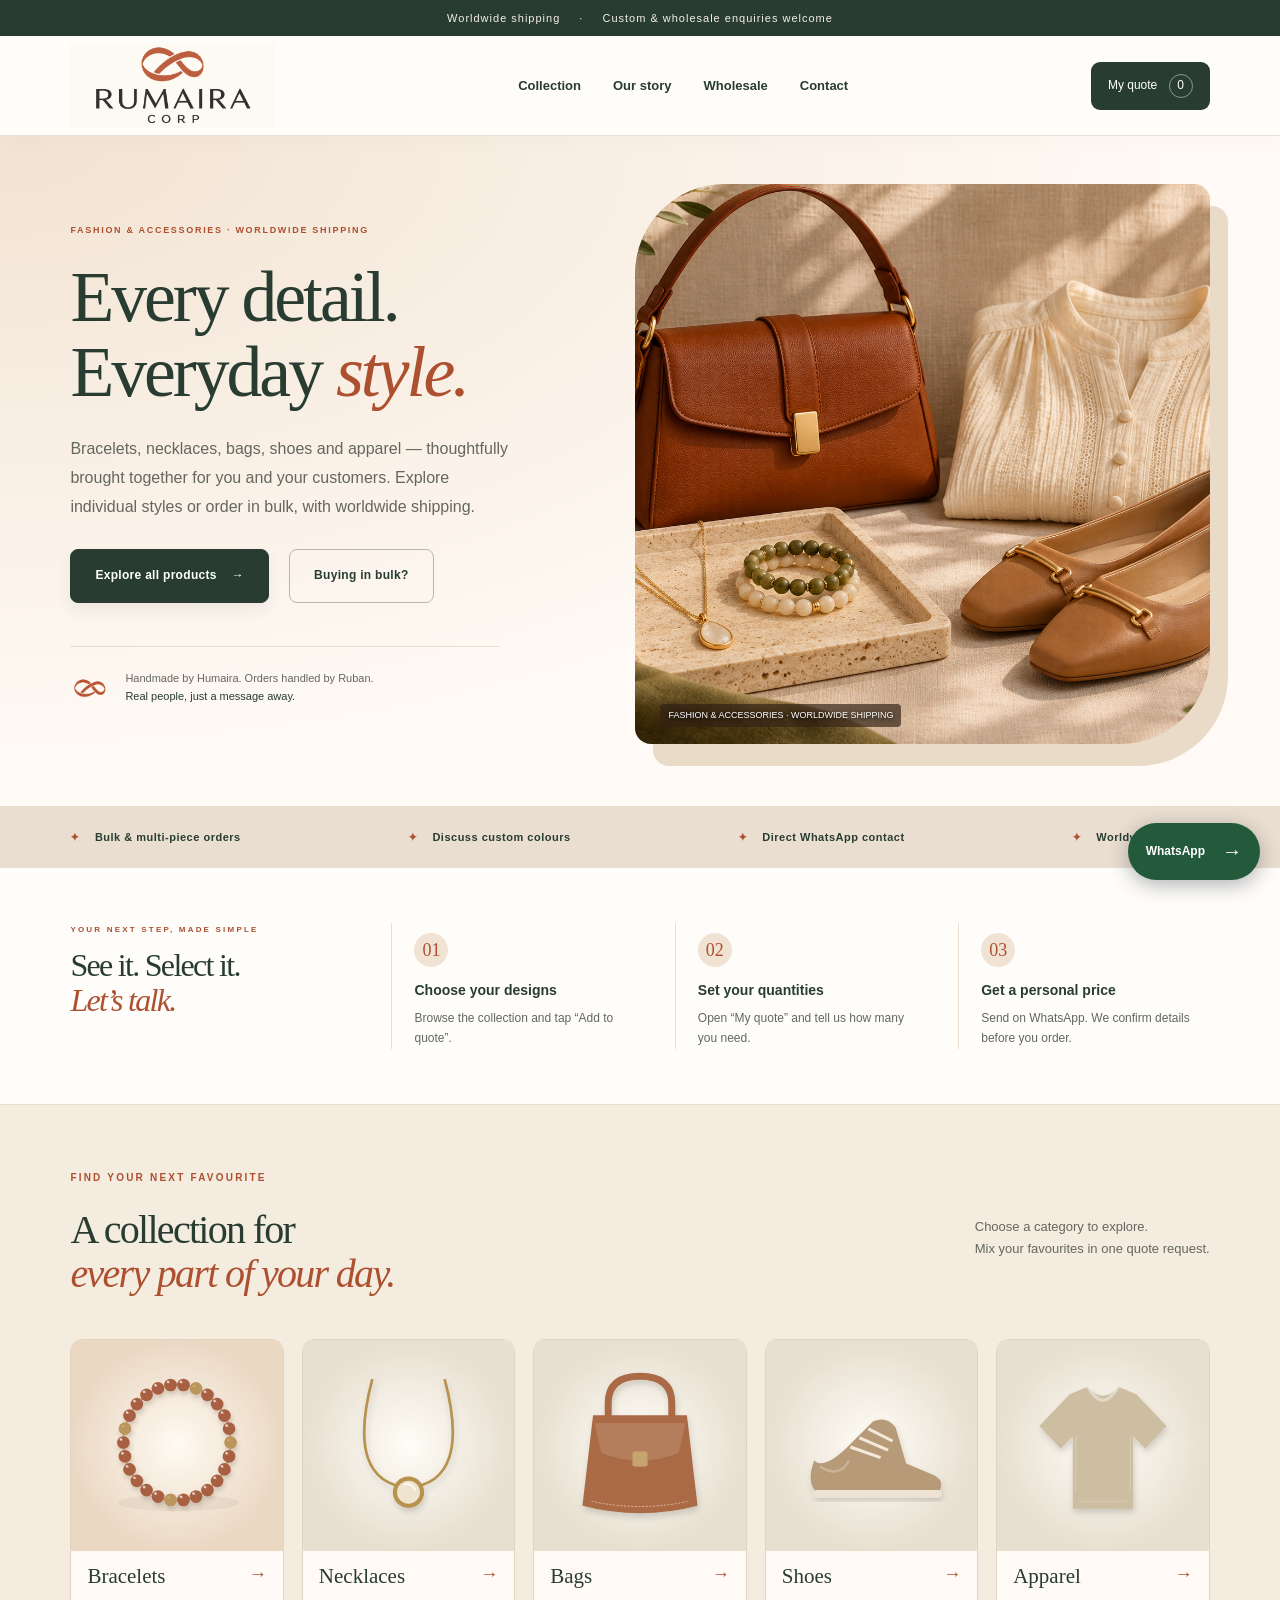
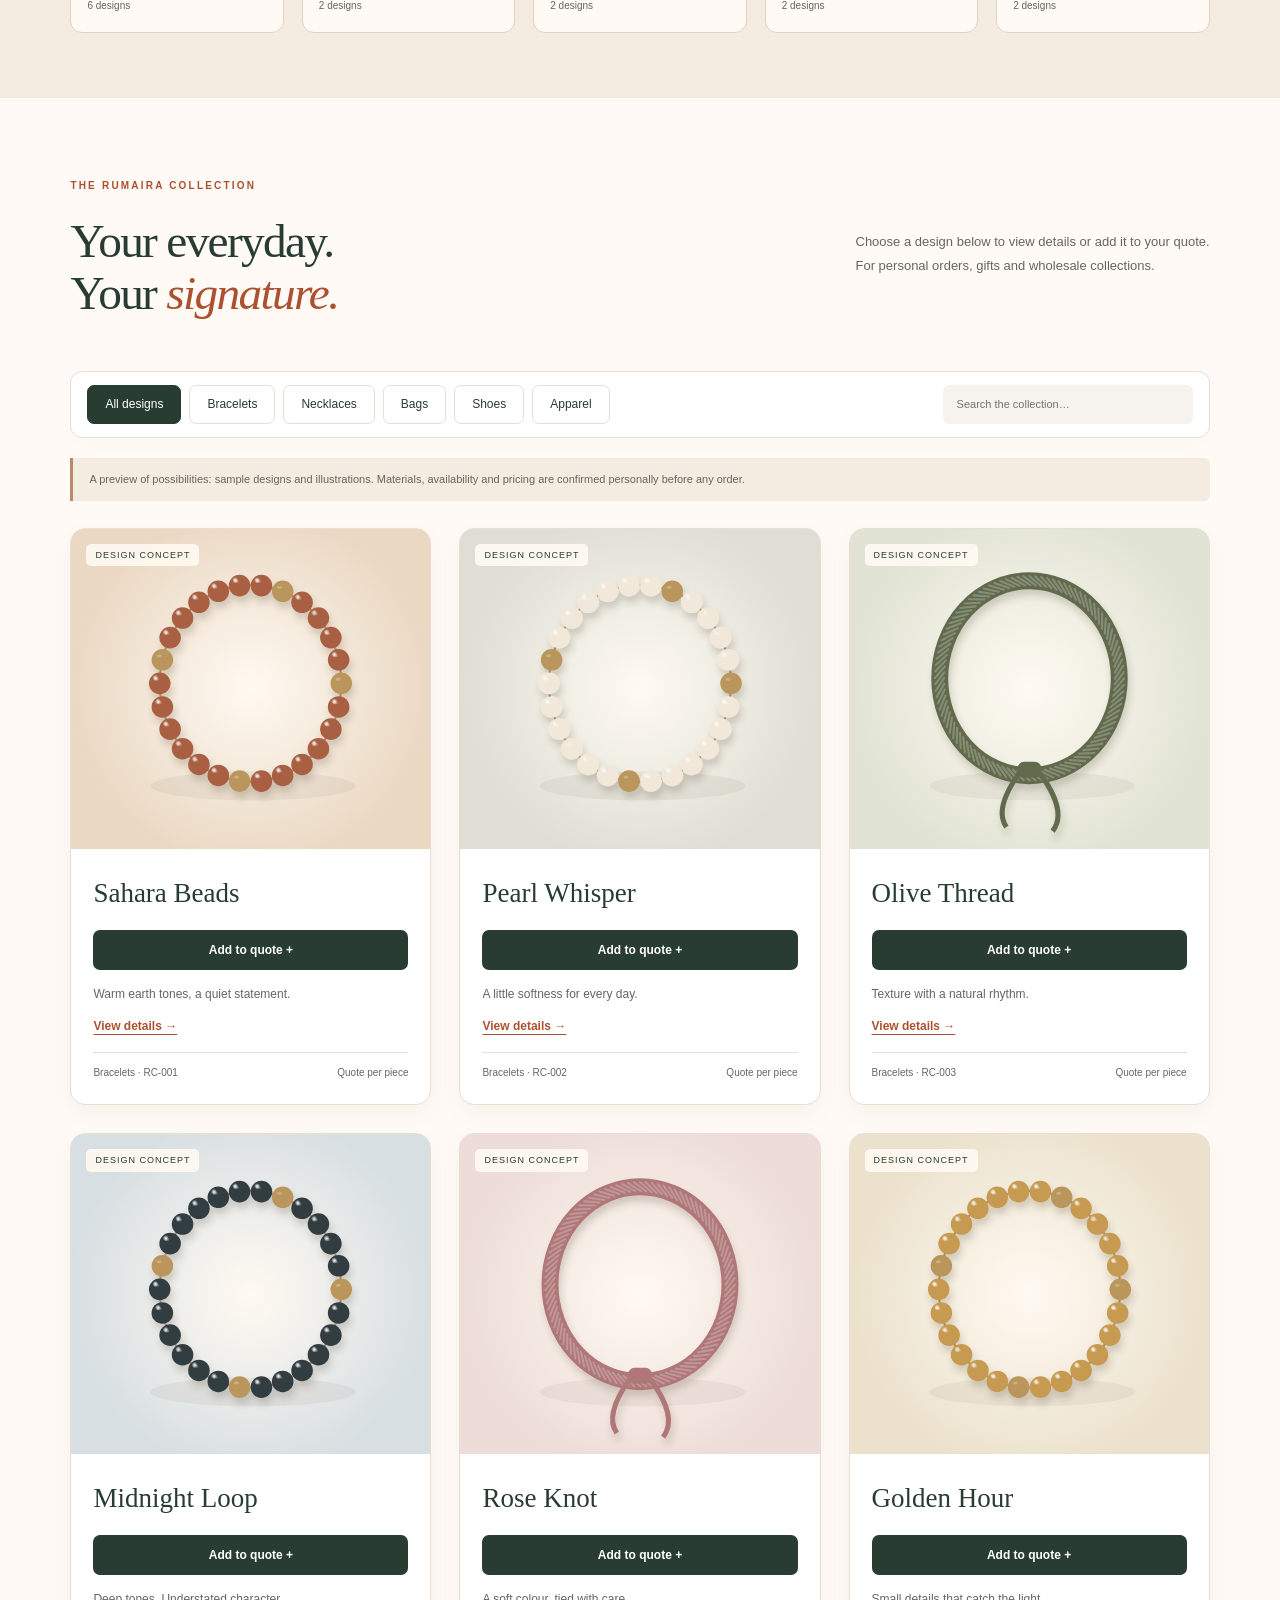
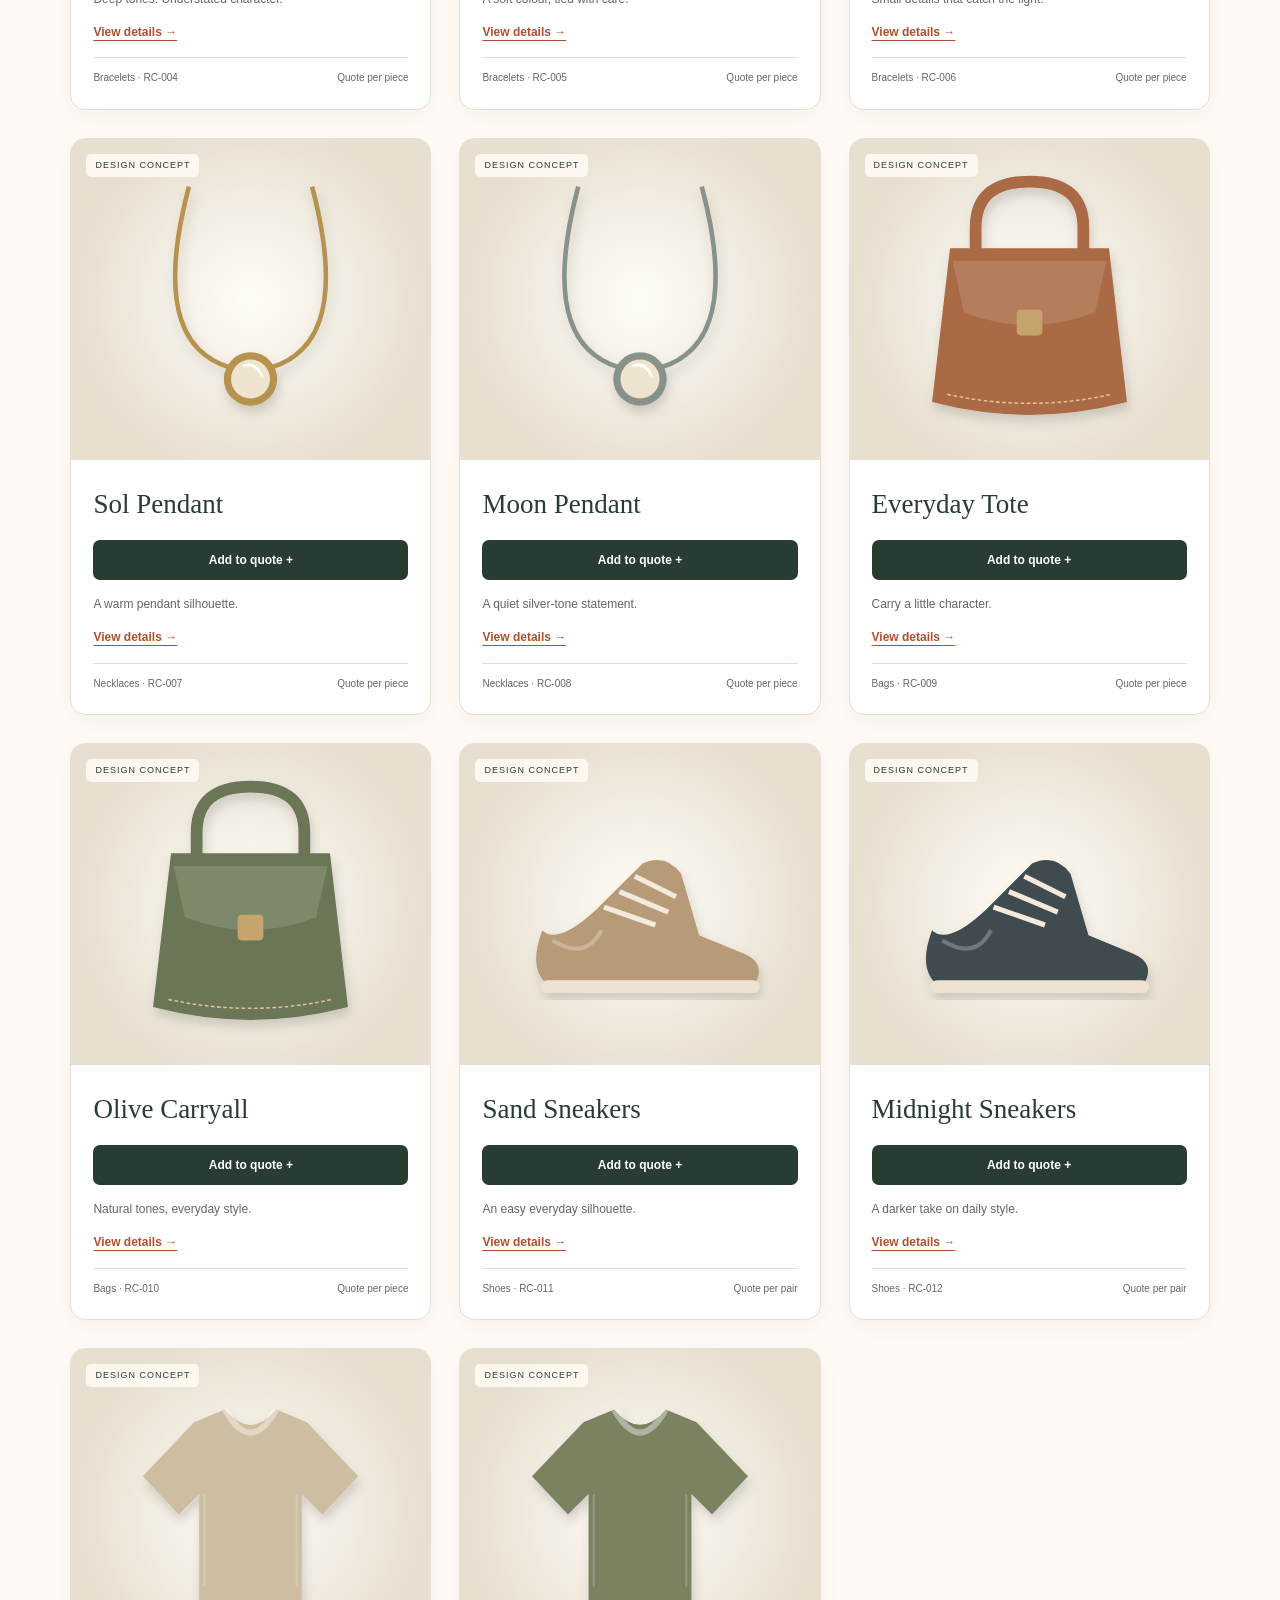
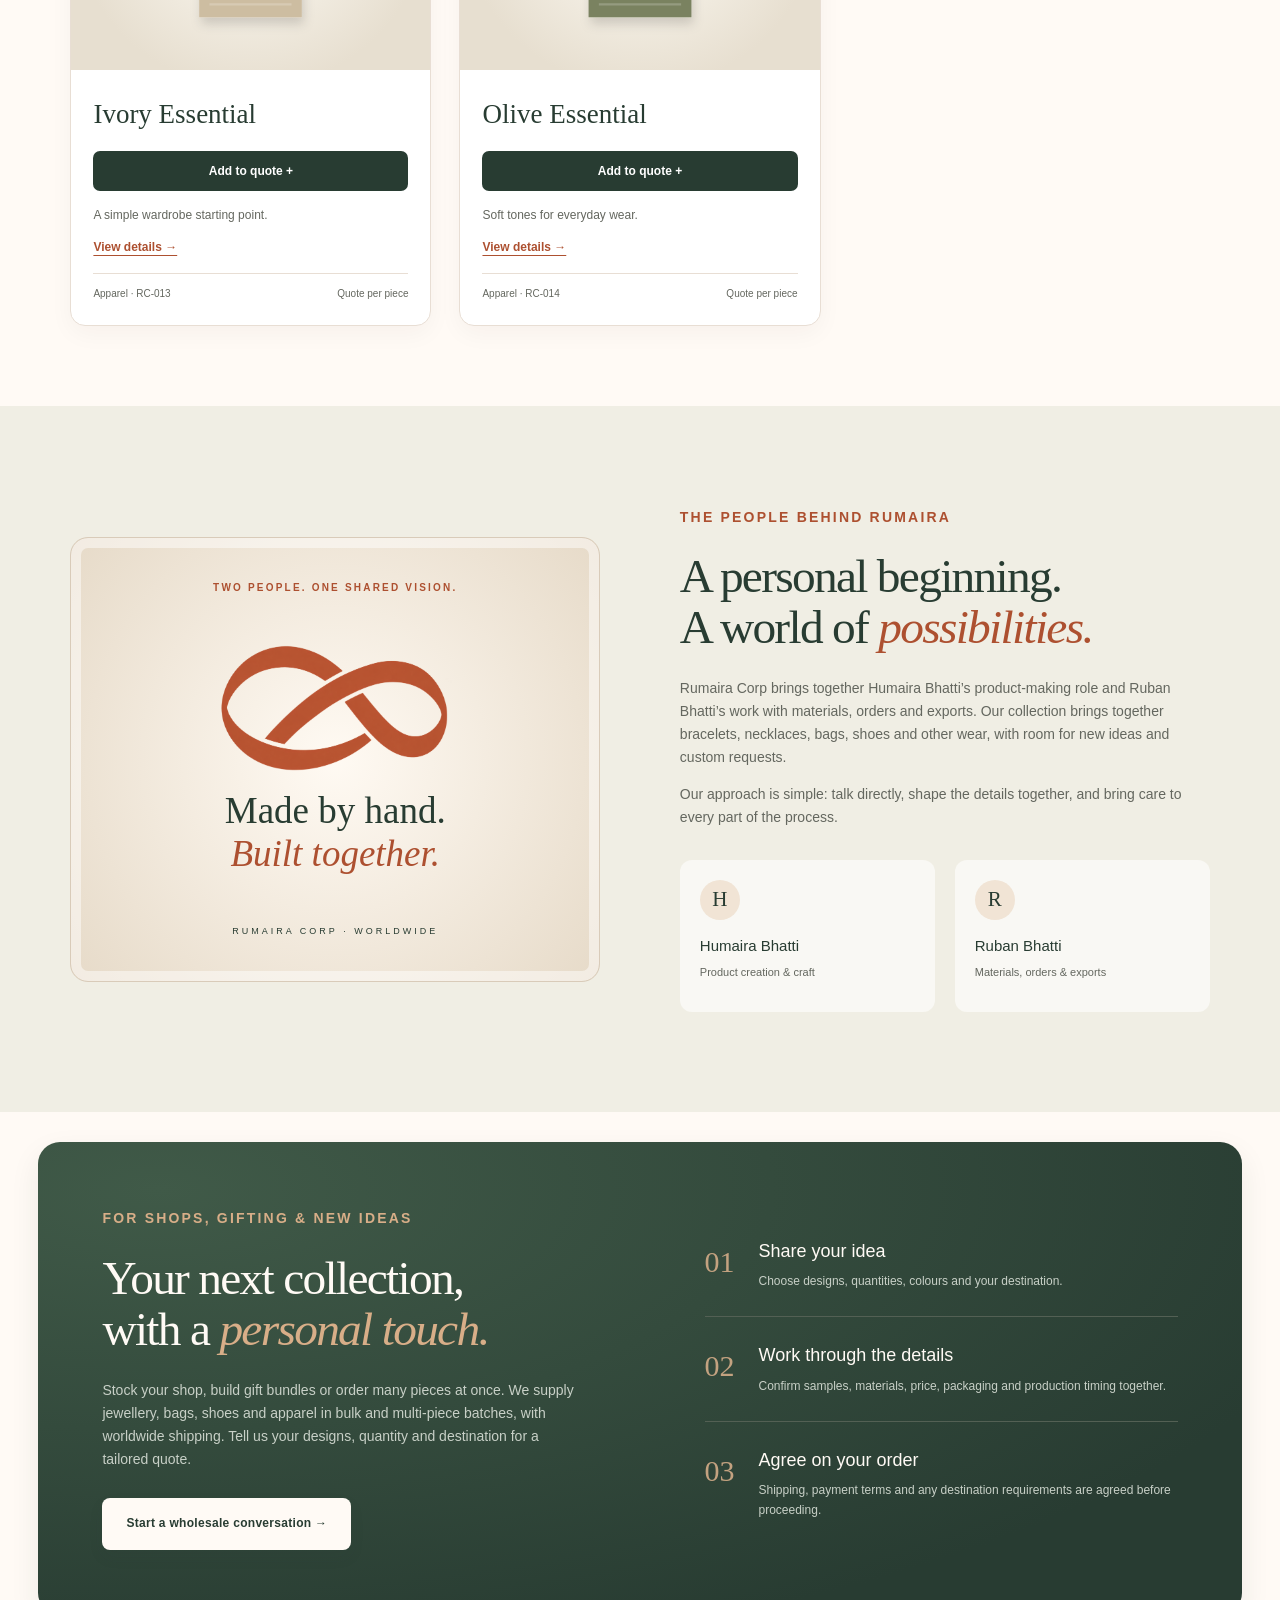
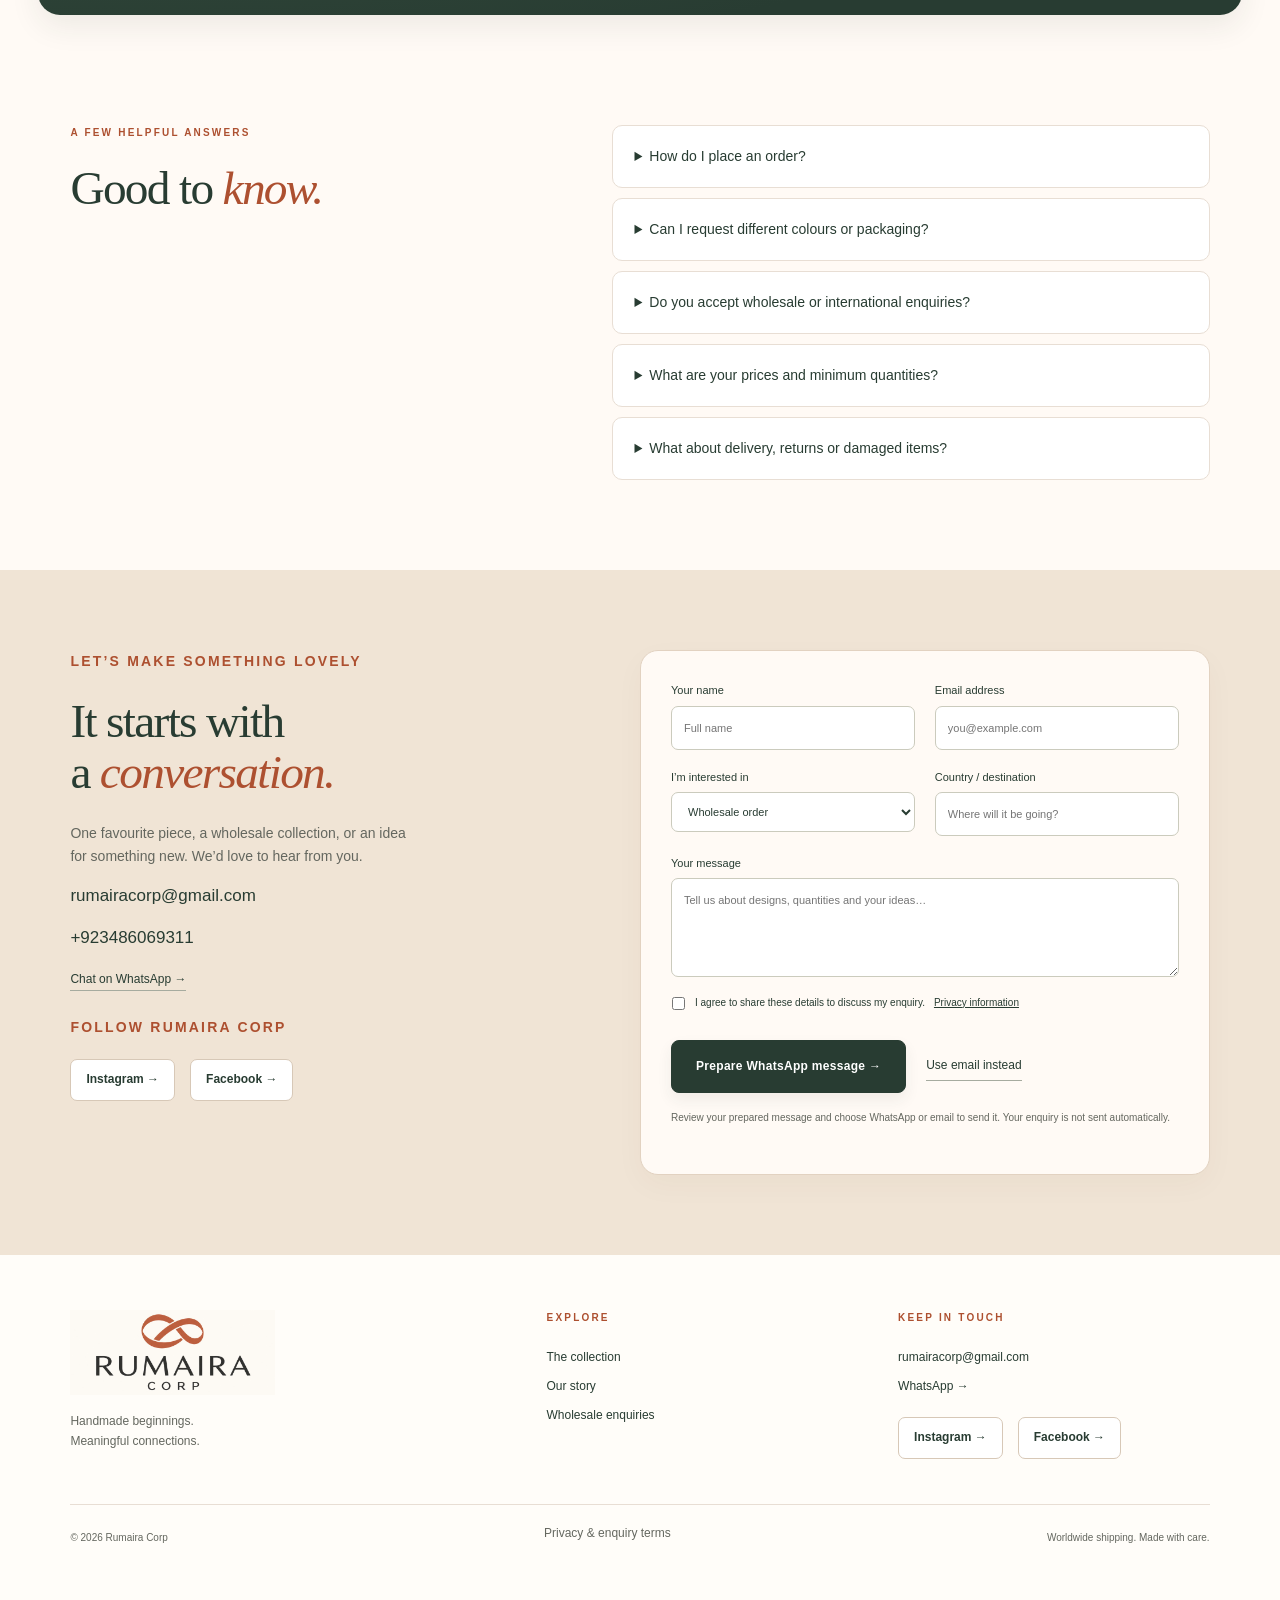
<file: index.html>
<!doctype html>
<html lang="en"><head><meta charset="utf-8"><meta name="viewport" content="width=device-width, initial-scale=1"><meta name="theme-color" content="#f7f4ec"><meta name="description" content="Discover Rumaira Corp: bracelets, necklaces, bags, shoes and apparel; bulk collections and worldwide shipping. Explore designs and enquire about custom and wholesale orders."><title>Rumaira Corp — Crafted with care. Shared with the world.</title><link rel="icon" href="assets/emblem.png" type="image/png"><link rel="stylesheet" href="styles.css"><script defer src="catalogue.js"></script><script defer src="app.js"></script></head>
<body><a class="skip" href="#main">Skip to content</a><div class="announcement">Worldwide shipping <span>·</span> Custom & wholesale enquiries welcome</div>
<header><a class="brand" href="index.html" aria-label="Rumaira Corp home"><img class="official-logo" src="assets/logo-original.png" alt="Rumaira Corp" width="230" height="154"></a><button id="menu-toggle" class="icon-btn mobile" aria-label="Open navigation" aria-expanded="false" aria-controls="navigation">☰</button><nav id="navigation" aria-label="Main navigation"><a href="#collection">Collection</a><a href="#story">Our story</a><a href="#wholesale">Wholesale</a><a href="#contact">Contact</a></nav><button class="bag" id="open-bag">My quote <span id="bag-count">0</span></button></header>
<main id="main"><section class="hero"><div class="hero-copy"><p class="eyebrow">FASHION & ACCESSORIES · WORLDWIDE SHIPPING</p><h1>Every detail.<br>Everyday <em>style.</em></h1><p>Bracelets, necklaces, bags, shoes and apparel — thoughtfully brought together for you and your customers. Explore individual styles or order in bulk, with worldwide shipping.</p><div class="actions"><a class="btn" href="#collection">Explore all products <span>→</span></a><a class="btn secondary" href="#wholesale">Buying in bulk?</a></div><div class="hero-note"><img src="assets/emblem.png" alt="" width="40"><span>Handmade by Humaira. Orders handled by Ruban.<br><strong>Real people, just a message away.</strong></span></div></div><div class="hero-visual"><img src="assets/collection-hero.png" alt="Illustrative fashion collection featuring jewellery, a bag, shoes and apparel" width="1536" height="1024"><span class="concept-tag">FASHION & ACCESSORIES · WORLDWIDE SHIPPING</span></div></section>
<div class="values"><span>Bulk & multi-piece orders</span><span>Discuss custom colours</span><span>Direct WhatsApp contact</span><span>Worldwide shipping</span></div>
<section class="how-to" aria-label="How to order"><div><p class="eyebrow">YOUR NEXT STEP, MADE SIMPLE</p><h2>See it. Select it.<br><em>Let’s talk.</em></h2></div><div class="how-step"><b>01</b><h3>Choose your designs</h3><p>Browse the collection and tap “Add to quote”.</p></div><div class="how-step"><b>02</b><h3>Set your quantities</h3><p>Open “My quote” and tell us how many you need.</p></div><div class="how-step"><b>03</b><h3>Get a personal price</h3><p>Send on WhatsApp. We confirm details before you order.</p></div></section>
<section class="category-section" aria-label="Browse product categories"><div class="category-heading"><div><p class="eyebrow">FIND YOUR NEXT FAVOURITE</p><h2>A collection for<br><em>every part of your day.</em></h2></div><p>Choose a category to explore.<br>Mix your favourites in one quote request.</p></div><div id="category-cards" class="category-cards"></div></section><section id="collection" class="section"><div class="section-heading"><div><p class="eyebrow">THE RUMAIRA COLLECTION</p><h2>Your everyday.<br>Your <em>signature.</em></h2></div><p>Choose a design below to view details or add it to your quote.<br>For personal orders, gifts and wholesale collections.</p></div><div class="catalogue-tools"><div id="filters" class="filters" aria-label="Filter by category"></div><label class="search"><span class="sr-only">Search products</span><input id="search" type="search" placeholder="Search the collection…"></label></div><p class="sample-note" id="sample-note">A preview of possibilities: sample designs and illustrations. Materials, availability and pricing are confirmed personally before any order.</p><div id="products" class="products"></div><p id="no-results" hidden>No designs match your search. Try another name or category.</p></section>
<section id="story" class="story section"><div class="story-art"><span class="eyebrow">TWO PEOPLE. ONE SHARED VISION.</span><img class="story-logo" src="assets/emblem.png" alt="Rumaira Corp interwoven symbol"><p>Made by hand.<br><em>Built together.</em></p><span class="story-stamp">RUMAIRA CORP · WORLDWIDE</span></div><div class="story-copy"><p class="eyebrow">THE PEOPLE BEHIND RUMAIRA</p><h2>A personal beginning.<br>A world of <em>possibilities.</em></h2><p>Rumaira Corp brings together Humaira Bhatti’s product-making role and Ruban Bhatti’s work with materials, orders and exports. Our collection brings together bracelets, necklaces, bags, shoes and other wear, with room for new ideas and custom requests.</p><p>Our approach is simple: talk directly, shape the details together, and bring care to every part of the process.</p><div class="people"><div><span class="initial">H</span><h3>Humaira Bhatti</h3><p>Product creation & craft</p></div><div><span class="initial">R</span><h3>Ruban Bhatti</h3><p>Materials, orders & exports</p></div></div></div></section>
<section id="wholesale" class="wholesale section"><div><p class="eyebrow">FOR SHOPS, GIFTING & NEW IDEAS</p><h2>Your next collection,<br>with a <em>personal touch.</em></h2><p>Stock your shop, build gift bundles or order many pieces at once. We supply jewellery, bags, shoes and apparel in bulk and multi-piece batches, with worldwide shipping. Tell us your designs, quantity and destination for a tailored quote.</p><a class="btn light" href="#contact">Start a wholesale conversation →</a></div><ol class="steps"><li><span>01</span><div><h3>Share your idea</h3><p>Choose designs, quantities, colours and your destination.</p></div></li><li><span>02</span><div><h3>Work through the details</h3><p>Confirm samples, materials, price, packaging and production timing together.</p></div></li><li><span>03</span><div><h3>Agree on your order</h3><p>Shipping, payment terms and any destination requirements are agreed before proceeding.</p></div></li></ol></section>
<section class="section faq"><div><p class="eyebrow">A FEW HELPFUL ANSWERS</p><h2>Good to <em>know.</em></h2></div><div><details><summary>How do I place an order?</summary><p>Add designs to your quote, set quantities, and send your request on WhatsApp or by email. We confirm the details and quote personally. Sending an enquiry does not place or pay for an order.</p></details><details><summary>Can I request different colours or packaging?</summary><p>Yes, you can enquire about custom colours, materials and packaging. Feasibility and pricing depend on the design and quantity and will be confirmed with you.</p></details><details><summary>Do you accept wholesale or international enquiries?</summary><p>Yes. We accept bulk and multi-piece orders and ship worldwide. Share your quantities and destination so Ruban can confirm shipping costs, delivery timing and your order details.</p></details><details><summary>What are your prices and minimum quantities?</summary><p>We quote individually based on the design, materials, quantity and customisation. Ask us for current pricing and any minimum quantity before ordering.</p></details><details><summary>What about delivery, returns or damaged items?</summary><p>Delivery estimates, payment and return terms are confirmed in writing before your order. If an item arrives damaged, contact us promptly with your order details and photographs so we can review it with you.</p></details></div></section>
<section id="contact" class="contact section"><div><p class="eyebrow">LET’S MAKE SOMETHING LOVELY</p><h2>It starts with<br>a <em>conversation.</em></h2><p>One favourite piece, a wholesale collection, or an idea for something new. We’d love to hear from you.</p><a data-email class="contact-link" href="mailto:rumairacorp@gmail.com">rumairacorp@gmail.com</a><a data-phone class="contact-link" href="tel:+923486069311">+92 348 6069311</a><a data-whatsapp class="text-link" href="https://wa.me/923486069311" target="_blank" rel="noopener">Chat on WhatsApp →</a><p class="eyebrow social-heading">FOLLOW RUMAIRA CORP</p><div class="socials" data-socials></div></div><form id="contact-form"><div class="form-row"><label>Your name<input name="name" required maxlength="100" autocomplete="name" placeholder="Full name"></label><label>Email address<input name="email" type="email" required maxlength="180" autocomplete="email" placeholder="you@example.com"></label></div><div class="form-row"><label>I’m interested in<select name="interest"><option>Wholesale order</option><option>Personal order</option><option>Custom design</option><option>Something else</option></select></label><label>Country / destination<input name="country" required maxlength="100" autocomplete="country-name" placeholder="Where will it be going?"></label></div><label>Your message<textarea name="message" required maxlength="2500" rows="4" placeholder="Tell us about designs, quantities and your ideas…"></textarea></label><label class="check"><input type="checkbox" required> I agree to share these details to discuss my enquiry. <a href="privacy.html">Privacy information</a></label><div class="actions"><button class="btn" type="submit">Prepare WhatsApp message →</button><button class="text-link" type="submit" name="channel" value="email">Use email instead</button></div><p class="fine">Review your prepared message and choose WhatsApp or email to send it. Your enquiry is not sent automatically.</p><p id="contact-status" role="status"></p></form></section></main>
<footer><div><a class="brand" href="#"><img class="official-logo" src="assets/logo-original.png" alt="Rumaira Corp" width="230" height="154"></a><p>Handmade beginnings.<br>Meaningful connections.</p></div><div><p class="eyebrow">EXPLORE</p><a href="#collection">The collection</a><a href="#story">Our story</a><a href="#wholesale">Wholesale enquiries</a></div><div><p class="eyebrow">KEEP IN TOUCH</p><a data-email href="mailto:rumairacorp@gmail.com">rumairacorp@gmail.com</a><a data-whatsapp href="https://wa.me/923486069311">WhatsApp →</a><div data-socials class="socials"></div></div><div class="footer-bottom"><span>© <span id="year"></span> Rumaira Corp</span><a href="privacy.html">Privacy & enquiry terms</a><span>Worldwide shipping. Made with care.</span></div></footer><a class="floating-chat" data-whatsapp href="https://wa.me/923486069311" aria-label="Chat with Rumaira Corp on WhatsApp">WhatsApp <span>→</span></a>
<dialog id="product-dialog"><button class="close" data-close aria-label="Close product details">×</button><div id="product-detail"></div></dialog>
<dialog id="bag-dialog"><button class="close" data-close aria-label="Close my quote">×</button><p class="eyebrow">STEP 2 OF 3 · REVIEW YOUR SELECTION</p><h2>My <em>quote.</em></h2><p>Choose quantities, add your destination, then send your request. This is a quote request, not a paid order.</p><div id="bag-items"></div><form id="bag-form"><label>Your name<input name="name" required maxlength="100" autocomplete="name"></label><label>Country / destination<input name="country" required maxlength="100" autocomplete="country-name"></label><label>Additional details<textarea name="notes" rows="3" maxlength="1500" placeholder="Sizes, colours, quantities by size, packaging or timing"></textarea></label><p class="fine">No payment is collected. Prices, availability and terms will be confirmed. <a href="privacy.html">Privacy & terms</a></p><div class="actions"><button class="btn" type="submit">Prepare WhatsApp quote →</button><button class="text-link" type="submit" name="channel" value="email">Email enquiry</button></div></form><p id="bag-status" role="status"></p></dialog><dialog id="send-dialog"><button class="close" data-close aria-label="Close message preview">×</button><p class="eyebrow">LAST STEP · REVIEW & SEND</p><h2>Your message<br>is <em>ready.</em></h2><p id="send-help">Open WhatsApp, then press Send there to share your enquiry.</p><textarea id="prepared-message" rows="8" readonly aria-label="Prepared enquiry message"></textarea><div class="actions"><a class="btn" id="send-link" href="https://wa.me/923486069311">Open WhatsApp →</a><button class="text-link" id="copy-message" type="button">Copy message</button></div><p class="fine">If the app does not open, copy the message and contact <a data-phone href="tel:+923486069311">+923486069311</a> or <a data-email href="mailto:rumairacorp@gmail.com">rumairacorp@gmail.com</a>.</p><p id="copy-status" role="status"></p></dialog><div id="toast" role="status" class="toast"></div><noscript><div class="noscript">Enable JavaScript to browse the catalogue. You can still contact us at <a href="mailto:rumairacorp@gmail.com">rumairacorp@gmail.com</a>.</div></noscript></body></html>
</file>
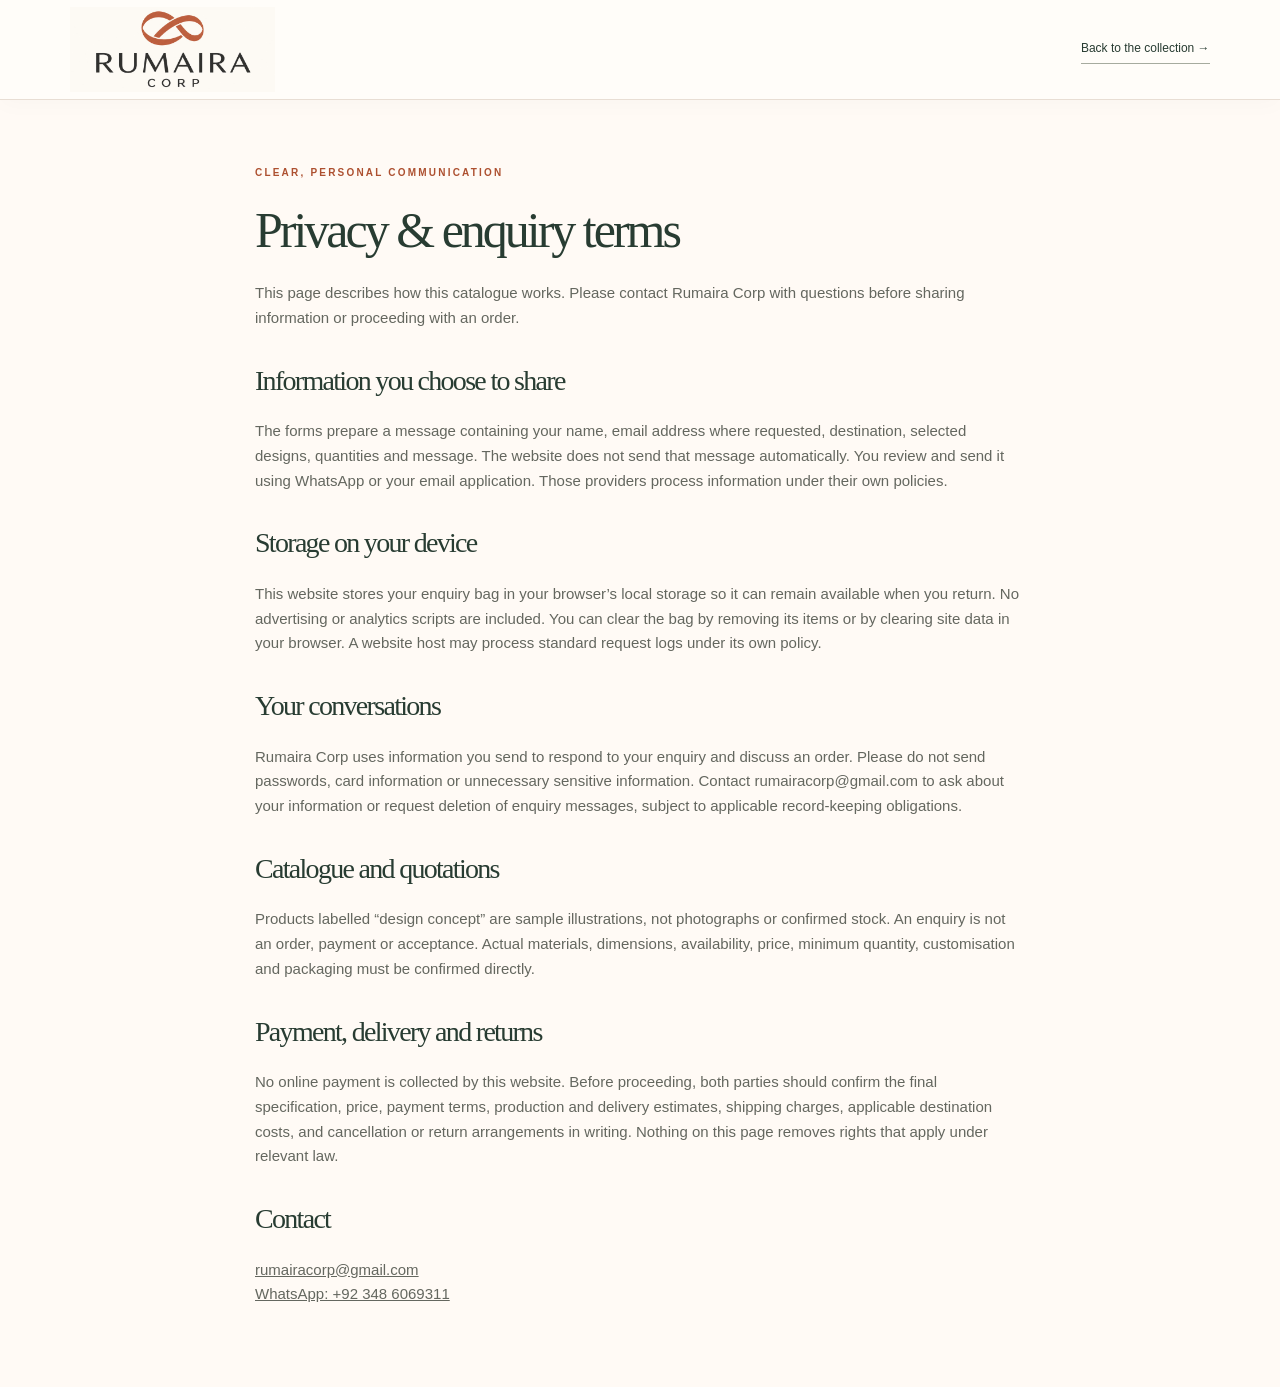
<file: privacy.html>
<!doctype html><html lang="en"><head><meta charset="utf-8"><meta name="viewport" content="width=device-width,initial-scale=1"><title>Privacy & enquiry terms — Rumaira Corp</title><link rel="stylesheet" href="styles.css"><link rel="icon" href="assets/emblem.png"></head><body><header><a class="brand" href="index.html"><img class="official-logo" src="assets/logo-original.png" alt="Rumaira Corp" width="230" height="154"></a><a class="text-link" href="index.html">Back to the collection →</a></header><main class="policy"><p class="eyebrow">CLEAR, PERSONAL COMMUNICATION</p><h1 style="font-size:50px">Privacy & enquiry terms</h1><p>This page describes how this catalogue works. Please contact Rumaira Corp with questions before sharing information or proceeding with an order.</p><h2>Information you choose to share</h2><p>The forms prepare a message containing your name, email address where requested, destination, selected designs, quantities and message. The website does not send that message automatically. You review and send it using WhatsApp or your email application. Those providers process information under their own policies.</p><h2>Storage on your device</h2><p>This website stores your enquiry bag in your browser’s local storage so it can remain available when you return. No advertising or analytics scripts are included. You can clear the bag by removing its items or by clearing site data in your browser. A website host may process standard request logs under its own policy.</p><h2>Your conversations</h2><p>Rumaira Corp uses information you send to respond to your enquiry and discuss an order. Please do not send passwords, card information or unnecessary sensitive information. Contact rumairacorp@gmail.com to ask about your information or request deletion of enquiry messages, subject to applicable record-keeping obligations.</p><h2>Catalogue and quotations</h2><p>Products labelled “design concept” are sample illustrations, not photographs or confirmed stock. An enquiry is not an order, payment or acceptance. Actual materials, dimensions, availability, price, minimum quantity, customisation and packaging must be confirmed directly.</p><h2>Payment, delivery and returns</h2><p>No online payment is collected by this website. Before proceeding, both parties should confirm the final specification, price, payment terms, production and delivery estimates, shipping charges, applicable destination costs, and cancellation or return arrangements in writing. Nothing on this page removes rights that apply under relevant law.</p><h2>Contact</h2><p><a href="mailto:rumairacorp@gmail.com">rumairacorp@gmail.com</a><br><a href="https://wa.me/923486069311" rel="noopener" target="_blank">WhatsApp: +92 348 6069311</a></p></main></body></html>
</file>
<file: styles.css>
:root{--paper:#f7f4ec;--ink:#293a32;--muted:#6b7168;--accent:#a65136;--line:#deded2;--serif:Georgia,'Times New Roman',serif}*{box-sizing:border-box}html{scroll-behavior:smooth;scroll-padding-top:110px}body{margin:0;color:var(--ink);background:var(--paper);font:15px/1.65 Arial,Helvetica,sans-serif}a{color:inherit;text-decoration:none}button,input,select,textarea{font:inherit}button,a,input,select,textarea,summary{-webkit-tap-highlight-color:transparent}button{cursor:pointer}button:disabled{cursor:default;opacity:.5}a:focus-visible,button:focus-visible,summary:focus-visible{outline:3px solid var(--accent);outline-offset:5px}input:focus,textarea:focus,select:focus{outline:2px solid var(--accent);outline-offset:2px}h1,h2,h3,p{margin-top:0}h1,h2{font-family:var(--serif);font-weight:400;line-height:1.09;letter-spacing:-1.7px}h1{font-size:clamp(50px,5.7vw,88px);margin-bottom:25px}h2{font-size:clamp(34px,3.7vw,53px);margin-bottom:23px}h3{font-size:17px;font-weight:500}em{font-weight:400;color:var(--accent)}p{color:var(--muted)}.announcement{background:var(--ink);color:#f4f0e6;text-align:center;font-size:11px;letter-spacing:1px;padding:9px 15px}.announcement span{margin:0 15px}header{height:94px;display:flex;align-items:center;justify-content:space-between;gap:25px;padding:0 5.5%;border-bottom:1px solid var(--line);position:sticky;top:0;background:#f7f4ecf5;backdrop-filter:blur(12px);z-index:20}.brand{display:flex;align-items:center;gap:11px;line-height:1.3;letter-spacing:3.4px;font-size:22px}.brand small{display:block;text-align:center;font-size:9px;letter-spacing:4px;margin-top:3px}nav{display:flex;gap:32px;font-size:13px}nav a:hover,.text-link:hover{color:var(--accent)}.bag{border:0;background:none;color:var(--ink);font-size:12px}.bag span{display:inline-grid;place-items:center;min-width:24px;height:24px;border:1px solid #bdc4b9;border-radius:50%;margin-left:8px}.hero{display:grid;grid-template-columns:1fr 1fr;gap:4%;padding:44px 5.5% 60px;align-items:center}.hero-copy{padding:20px 0}.eyebrow{font-size:10px;letter-spacing:2.2px;font-weight:600;margin-bottom:22px;color:var(--accent)}.hero-copy>p:not(.eyebrow){max-width:440px;font-size:15px}.actions{display:flex;align-items:center;flex-wrap:wrap;gap:20px;margin-top:28px}.btn{display:inline-flex;align-items:center;justify-content:center;gap:28px;background:var(--ink);border:1px solid var(--ink);color:#fff;padding:15px 23px;font-size:12px;letter-spacing:.3px;border-radius:0;transition:background .2s}.btn:hover{background:var(--accent);border-color:var(--accent)}.text-link{font-size:12px;border:0;border-bottom:1px solid #a6ab9f;background:none;padding:4px 0;color:var(--ink)}.hero-note{border-top:1px solid var(--line);margin-top:43px;padding-top:22px;display:flex;align-items:center;gap:14px;font-size:11px;color:var(--muted)}.hero-note strong{font-weight:400;color:var(--ink)}.mini-mark{font-size:37px;color:var(--accent)}.hero-visual{position:relative;background:#e9ddcc;overflow:hidden;min-height:540px;height:100%;max-height:690px}.hero-visual>img{width:100%;height:100%;object-fit:cover;display:block}.vertical-label{position:absolute;right:20px;top:30px;writing-mode:vertical-rl;font-size:9px;letter-spacing:3px}.image-caption{position:absolute;bottom:47px;left:30px;right:30px;display:flex;align-items:center;justify-content:space-between}.image-caption h2{font-size:29px;margin:6px 0 0}.image-caption a{display:grid;place-items:center;border:1px solid #788275;width:43px;height:43px;border-radius:50%;font-size:24px}.image-caption .eyebrow{font-size:9px}.concept-tag{position:absolute;bottom:17px;left:30px;font-size:10px;color:#5c5c51}.values{padding:23px 5.5%;border-top:1px solid var(--line);border-bottom:1px solid var(--line);display:flex;justify-content:space-between;gap:20px;font-size:11px;letter-spacing:.5px}.values span::before{content:'✦';margin-right:15px;color:var(--accent)}.section{padding:85px 5.5%}.section-heading{display:flex;align-items:end;justify-content:space-between;gap:30px}.section-heading p:not(.eyebrow){font-size:13px}.catalogue-tools{display:flex;justify-content:space-between;align-items:center;gap:20px;margin:20px 0}.filters{display:flex;gap:8px;flex-wrap:wrap}.filters button{background:none;border:1px solid var(--line);padding:9px 17px;border-radius:25px;color:var(--ink);font-size:12px}.filters button.active{background:var(--ink);border-color:var(--ink);color:white}.search input{max-width:250px;padding:10px 14px;background:transparent}.sample-note{font-size:11px;max-width:750px;margin-bottom:27px}.products{display:grid;grid-template-columns:repeat(3,1fr);gap:38px 24px}.product-image{display:block;position:relative;width:100%;padding:0;border:0;overflow:hidden;background:#e7dfd3}.product-image img{width:100%;height:auto;display:block;aspect-ratio:1/1;object-fit:cover;transition:transform .35s}.product-image:hover img{transform:scale(1.035)}.product-image span{position:absolute;top:15px;left:15px;font-size:9px;padding:4px 9px;background:#f7f4eceb;color:var(--ink);letter-spacing:1px}.product-info{padding:17px 0 0}.product-info .top{display:flex;justify-content:space-between;gap:15px;align-items:center}.product-info h3{font-family:var(--serif);font-size:24px;margin:0}.product-info p{font-size:12px;margin:7px 0 14px}.add-button{background:none;border:1px solid var(--line);border-radius:50%;height:34px;width:34px;color:var(--ink);font-size:21px}.add-button:hover{background:var(--ink);color:white}.product-meta{font-size:10px;color:var(--muted);display:flex;justify-content:space-between;gap:10px}.story{display:grid;grid-template-columns:1fr 1fr;gap:8%;background:#eeeede}.story-art{padding:35px;background:#dfe2d0;min-height:445px;display:flex;flex-direction:column;justify-content:space-between;align-items:center;text-align:center}.big-mark{font-family:var(--serif);font-size:165px;line-height:1;color:var(--accent)}.story-art>p{font:37px/1.15 var(--serif);color:var(--ink)}.story-stamp{font-size:9px;letter-spacing:3px}.story-copy{padding:20px 0}.story-copy>p{font-size:14px}.people{display:grid;grid-template-columns:1fr 1fr;gap:20px;border-top:1px solid #d2d5c6;padding-top:25px;margin-top:30px}.initial{border:1px solid #b8bda9;border-radius:50%;display:grid;place-items:center;width:40px;height:40px;font-family:var(--serif);font-size:21px;margin-bottom:14px}.people h3{margin-bottom:5px;font-size:15px}.people p{font-size:11px}.wholesale{background:var(--ink);color:var(--paper);display:grid;grid-template-columns:1fr 1fr;gap:12%;align-items:center}.wholesale .eyebrow,.wholesale em{color:#d8ae88}.wholesale p{color:#c8d0c7;max-width:480px;font-size:14px}.light{background:var(--paper);color:var(--ink);margin-top:13px}.steps{padding:0;list-style:none;margin:0}.steps li{display:flex;gap:24px;border-bottom:1px solid #536054;padding:24px 0}.steps li>span{font-family:var(--serif);font-size:30px;color:#c3a280}.steps h3{margin-bottom:6px;font-size:18px}.steps p{margin-bottom:0;font-size:12px}.faq{display:grid;grid-template-columns:1fr 1.4fr;gap:10%}details{border-bottom:1px solid var(--line);padding:20px 0}summary{cursor:pointer;font-size:14px;padding-right:15px}details p{font-size:13px;margin:16px 0 2px}.contact{background:#efe9df;display:grid;grid-template-columns:1fr 1.25fr;gap:10%}.contact>div>p{max-width:350px;font-size:14px}.contact-link{display:block;font-size:16px;margin:14px 0}.socials{display:flex;gap:15px;margin-top:20px;flex-wrap:wrap;font-size:11px}.social-pending{color:#73736a}.form-row{display:grid;grid-template-columns:1fr 1fr;gap:20px}label{display:block;font-size:11px;color:var(--ink);margin-bottom:18px}input,textarea,select{width:100%;display:block;margin-top:6px;border:1px solid #cbcbbd;background:#f9f7f0;padding:12px;color:var(--ink);border-radius:0;min-width:0}textarea{resize:vertical}.check{display:flex;align-items:start;gap:9px;font-size:10px;flex-wrap:wrap}.check input{width:15px;margin:2px 0}.check a{text-decoration:underline}.fine{font-size:10px;margin:17px 0}.fine a{text-decoration:underline}footer{display:grid;grid-template-columns:1.4fr 1fr 1fr;gap:40px;padding:55px 5.5% 20px}footer>div>a:not(.brand){display:block;font-size:12px;margin-bottom:9px}footer p:not(.eyebrow){font-size:12px;margin-top:17px}.footer-bottom{grid-column:1/-1;border-top:1px solid var(--line);padding-top:19px;display:flex;justify-content:space-between;gap:15px;font-size:10px;color:var(--muted)}dialog{border:0;background:var(--paper);color:var(--ink);padding:35px;width:min(860px,94vw);max-height:90dvh;overflow:auto;box-shadow:0 30px 100px #0003}dialog::backdrop{background:#18251ac0;backdrop-filter:blur(3px)}.close{position:absolute;right:12px;top:8px;border:0;background:var(--paper);font-size:29px;z-index:1;color:var(--ink);width:38px;height:38px}.detail-grid{display:grid;grid-template-columns:1fr 1fr;gap:30px;align-items:center}.detail-grid img{width:100%}.detail-grid h2{font-size:39px}.detail-grid p{font-size:13px}#bag-dialog{width:min(620px,94vw)}.bag-row{display:grid;grid-template-columns:65px 1fr 80px 35px;align-items:center;gap:12px;padding:17px 0;border-bottom:1px solid var(--line)}.bag-row img{width:65px;height:65px;object-fit:cover}.bag-row h3{font-size:14px;margin:0}.bag-row small{font-size:10px;color:var(--muted)}.bag-row label{margin:0;font-size:9px}.bag-row input{padding:7px}.bag-row button{border:0;background:none;color:var(--accent);font-size:22px}#bag-form{margin-top:23px}.toast{position:fixed;bottom:25px;left:50%;transform:translateX(-50%);padding:13px 25px;background:var(--ink);color:white;z-index:60;opacity:0;pointer-events:none;transition:opacity .2s;font-size:13px;max-width:90vw;width:max-content}.toast.show{opacity:1}.mobile{display:none}.skip{position:fixed;top:-100px;left:10px;padding:10px;background:white;z-index:90}.skip:focus{top:10px}.sr-only{position:absolute;width:1px;height:1px;overflow:hidden;clip:rect(0,0,0,0)}[hidden]{display:none!important}.noscript{padding:20px;background:#fff1d7}.policy{max-width:820px;margin:auto;padding:65px 25px}.policy h2{font-size:28px;margin-top:35px}.policy a{text-decoration:underline}
@media(min-width:1600px){body{max-width:1800px;margin:auto}.hero{gap:7%}}@media(max-width:1000px){header{gap:15px;padding:0 4%}nav{gap:17px}.hero{padding:30px 4% 40px;gap:4%}.hero-visual{min-height:480px}.hero-note{margin-top:25px}.section{padding:65px 4%}.actions{gap:15px}.hero .actions .text-link{display:none}.values{gap:10px;padding:20px 4%;font-size:10px}.values span::before{margin-right:7px}.section-heading{align-items:start}.section-heading>p{max-width:220px}.story{gap:5%}.story-art{padding:25px 15px}.wholesale{gap:7%}.contact{gap:6%}}
@media(max-width:700px){html{scroll-padding-top:85px}.announcement{font-size:9px;letter-spacing:.3px}.announcement span{margin:0 5px}header{height:77px;gap:8px}.brand{font-size:17px;gap:6px;letter-spacing:2px}.brand img{width:36px}.brand small{font-size:7px}.mobile{display:block;background:none;border:0;font-size:22px;color:var(--ink);margin-left:auto;padding:8px}.bag{font-size:0;padding:6px}.bag:before{content:'Bag';font-size:11px}.bag span{font-size:11px;margin-left:5px}nav{display:none;position:absolute;top:77px;left:0;right:0;background:var(--paper);padding:25px;border-bottom:1px solid var(--line)}nav.open{display:flex;flex-direction:column;gap:20px}.hero{grid-template-columns:1fr;padding:30px 5% 35px;gap:30px}.hero-copy{padding:0}.hero h1{font-size:58px}.hero-copy>p:not(.eyebrow){font-size:14px;max-width:100%}.eyebrow{font-size:9px;margin-bottom:18px}.hero-note{margin-top:25px}.hero-visual{height:auto;min-height:0;aspect-ratio:1/1.05;max-height:none}.hero-visual>img{height:100%}.image-caption{left:24px;right:24px;bottom:40px}.values{display:grid;grid-template-columns:1fr 1fr;gap:15px;font-size:10px;padding:20px 5%}.section{padding:52px 5%}.section-heading{display:block}.section-heading>p{max-width:100%;font-size:12px}.section-heading h2{font-size:36px}.catalogue-tools{display:block}.filters{gap:7px}.filters button{font-size:10px;padding:8px 12px}.search{margin-top:15px}.search input{max-width:none}.products{grid-template-columns:1fr 1fr;gap:27px 14px}.product-info{padding-top:12px}.product-info h3{font-size:19px;letter-spacing:-.3px}.product-info p{font-size:10px}.product-image span{top:9px;left:9px;font-size:8px;padding:3px 6px}.product-meta{font-size:9px;flex-direction:column;gap:3px}.add-button{flex-shrink:0;width:30px;height:30px}.story,.wholesale,.faq,.contact{grid-template-columns:1fr;gap:32px}.story-art{min-height:350px}.big-mark{font-size:130px}.story-art>p{font-size:32px}.story-copy{padding:0}.people{gap:15px}.wholesale h2{font-size:37px}.steps li:first-child{padding-top:0}.faq{gap:5px}.form-row{gap:12px}.contact .actions{align-items:start;flex-direction:column}footer{grid-template-columns:1fr 1fr;padding:40px 5% 25px;gap:30px 18px}footer>div:first-child{grid-column:1/-1}.footer-bottom{flex-direction:column;gap:10px}.detail-grid{grid-template-columns:1fr;gap:20px}.detail-grid img{max-height:280px;object-fit:contain}dialog{padding:30px 20px}.bag-row{grid-template-columns:45px 1fr 65px 25px;gap:8px}.bag-row img{width:45px;height:45px}.bag-row h3{font-size:12px}.bag-row input{padding:6px}.bag-row button{padding:0}.check{font-size:10px}h2{letter-spacing:-1px}}
@media(prefers-reduced-motion:reduce){html{scroll-behavior:auto}*,*::before,*::after{transition:none!important}}

/* Rumaira redesign — richer visual hierarchy and clear quote actions */
:root{--paper:#fffaf5;--ink:#283c32;--accent:#ad5030;--muted:#64675f;--line:#e8ded4}body{background:var(--paper)}header{height:100px;background:#fffdf9f5;box-shadow:0 4px 22px #38221106}.brand{width:205px;height:85px;overflow:hidden;position:relative;flex-shrink:0;display:block}.brand .official-logo{width:250px;height:167px;max-width:none;position:absolute;left:-22px;top:-39px;object-fit:contain;mix-blend-mode:multiply}.bag{background:var(--ink);color:white;border-radius:9px;padding:12px 17px;font-size:12px}.bag span{border-color:#ffffff75}.bag.has-items{background:var(--accent)}nav a{font-weight:600}.hero{padding:48px 5.5% 62px;grid-template-columns:.95fr 1.05fr;gap:4%;background:radial-gradient(ellipse at 0% 0%,#f2e3d2,transparent 65%)}h1{font-size:clamp(52px,5.6vw,83px);letter-spacing:-3px;line-height:1.05}.hero h1 em{display:inline-block}.hero-copy .eyebrow{font-size:9px;letter-spacing:1.7px}.hero-copy>p:not(.eyebrow){font-size:16px;line-height:1.8;max-width:440px}.btn{border-radius:8px;padding:16px 24px;font-weight:600;box-shadow:0 7px 15px #253b3212;transition:transform .2s,background .2s}.btn:hover{transform:translateY(-2px)}.btn.secondary{background:transparent;color:var(--ink);border-color:#b7b6a8;box-shadow:none}.hero-visual{border-radius:90px 16px 90px 16px;min-height:560px;position:relative;box-shadow:18px 22px 0 #eadbc8;isolation:isolate}.hero-visual>img{width:100%;height:100%;object-fit:cover}.hero-badge{position:absolute;bottom:55px;left:27px;background:#fffaf3ee;border:1px solid #fff9;padding:20px 28px;border-radius:12px;font:24px/1.3 var(--serif);box-shadow:0 8px 25px #0001}.concept-tag{bottom:17px;left:25px;right:25px;font-size:9px;color:white;text-shadow:0 1px 4px #000;background:#302014aa;width:fit-content;padding:4px 8px;border-radius:4px}.hero-note{gap:15px;max-width:430px}.hero-note img{object-fit:contain;width:40px;height:28px}.values{background:#eaded0;border:0;padding:22px 5.5%;font-weight:600}.how-to{display:grid;grid-template-columns:1.15fr 1fr 1fr 1fr;gap:32px;padding:55px 5.5%;background:#fffdf9;border-bottom:1px solid var(--line)}.how-to h2{font-size:32px;margin-bottom:0}.how-to .eyebrow{font-size:8px;margin-bottom:12px}.how-step{padding:10px 0 0 22px;border-left:1px solid var(--line)}.how-step b{display:inline-grid;place-items:center;background:#f1e3d3;color:var(--accent);width:34px;height:34px;border-radius:50%;font:18px var(--serif);margin-bottom:12px}.how-step h3{font-weight:600;font-size:14px;margin-bottom:7px}.how-step p{font-size:12px;margin:0}.section{padding:80px 5.5%}.section-heading{align-items:center}.section-heading>p{max-width:370px;line-height:1.8}.catalogue-tools{background:#fff;border:1px solid var(--line);padding:13px 16px;border-radius:12px;margin-top:28px;box-shadow:0 5px 20px #33221104}.search{margin-bottom:0}.search input{border:0;background:#f6f2ed;border-radius:7px;min-width:250px;margin-top:0}.filters button{border-radius:7px}.sample-note{padding:12px 16px;border-left:3px solid #ba8b66;background:#f5ece1;border-radius:0 6px 6px 0;font-size:11px;max-width:100%}.products{gap:28px}.products article{background:white;border:1px solid var(--line);border-radius:15px;overflow:hidden;box-shadow:0 8px 25px #3e24100a;transition:transform .2s,box-shadow .2s}.products article:hover{transform:translateY(-5px);box-shadow:0 17px 30px #3e241014}.product-image img{aspect-ratio:1.12;height:auto}.product-image span{border-radius:5px;letter-spacing:1px;background:#fffaf2e8}.product-info{padding:22px}.product-info .top{display:block}.product-info h3{font-size:27px;margin-bottom:14px}.add-button{border-radius:7px;width:100%;height:40px;font:600 12px Arial,sans-serif;background:var(--ink);color:white;border:0}.add-button:hover{background:var(--accent)}.product-info p{margin:15px 0 9px}.detail-link{border:0;background:transparent;color:var(--accent);padding:0;font-size:12px;font-weight:600;margin-bottom:15px;text-decoration:underline;text-underline-offset:4px}.product-meta{border-top:1px solid var(--line);padding-top:12px;font-size:10px}.story{background:#f0eee4;gap:7%;align-items:center}.story-art{border-radius:18px;background:radial-gradient(circle at 50% 50%,#fffaf3,#e6dac8);box-shadow:inset 0 0 0 10px #fff7;border:1px solid #d9cbb9;padding:42px 25px}.story-logo{width:65%;height:150px;object-fit:contain}.people>div{background:#fff9;padding:20px;border-radius:12px}.people{border:0;padding:0}.initial{background:#f1e4d5;border:0}.wholesale{margin:30px 3%;border-radius:22px;position:relative;overflow:hidden;background:radial-gradient(ellipse at 10% 10%,#405a48,var(--ink) 80%);padding:65px 5%;box-shadow:0 12px 30px #22332214}.wholesale .light{border:0}.steps li:last-child{border:0}.faq details{background:white;border:1px solid var(--line);padding:19px 22px;margin-bottom:10px;border-radius:10px}.faq details[open]{border-color:#b4896b}.contact{background:#f0e4d5}.contact form{background:#fffaf5;padding:30px;border:1px solid #e2d2c1;border-radius:18px;box-shadow:0 10px 30px #57392209}input,textarea,select{border-radius:7px;background:white}.contact-link{font-size:17px}.socials a{background:white;border:1px solid #d7c8b7;padding:10px 15px;border-radius:7px;font-size:12px;font-weight:600}.socials a:hover{background:var(--ink);color:white}.social-heading{margin-top:25px;margin-bottom:0}.floating-chat{position:fixed;bottom:20px;right:20px;padding:12px 18px;border-radius:30px;background:#235a3c;color:white;box-shadow:0 5px 20px #1235;z-index:30;font-size:12px;font-weight:600;display:flex;gap:17px;align-items:center}.floating-chat span{font-size:20px}dialog{border-radius:16px;box-shadow:0 30px 100px #0005}dialog .close{border-radius:50%}footer{background:#fffdf9;padding-bottom:80px}.footer-bottom{align-items:center}.toast{border-radius:8px}.contact-link{overflow-wrap:anywhere}#bag-dialog>p{font-size:13px}.bag-row{padding:15px 0}.bag-row img{border-radius:8px}
@media(max-width:1050px){header{padding:0 4%;gap:12px}.brand{width:175px}.brand .official-logo{left:-40px}nav{gap:18px;font-size:12px}.hero{padding:35px 4% 50px;gap:4%}.hero-visual{min-height:500px;border-radius:60px 12px}.hero-copy>p:not(.eyebrow){font-size:14px}.hero .actions{gap:10px}.hero .btn{padding:13px 16px;font-size:11px}.how-to{gap:20px;padding:40px 4%}.how-step{padding-left:15px}.how-to h2{font-size:28px}.product-info{padding:17px}.product-info h3{font-size:24px}.contact{gap:5%}.contact form{padding:22px}.search input{min-width:190px}.section{padding:60px 4%}}
@media(max-width:700px){header{height:84px;padding:0 4%;gap:8px}.brand{width:145px;height:74px}.brand .official-logo{width:220px;height:147px;left:-37px;top:-37px}.mobile{padding:6px}.bag{padding:8px 10px;border-radius:7px;font-size:0}.bag:before{content:'My quote';font-size:10px}.bag span{min-width:20px;height:20px;font-size:10px}.hero{padding:30px 5% 43px;gap:25px;grid-template-columns:1fr}.hero h1{font-size:55px;letter-spacing:-2px}.hero-copy .eyebrow{font-size:8px}.hero-copy>p:not(.eyebrow){font-size:14px}.hero .actions{gap:10px;flex-wrap:nowrap}.hero .btn{padding:14px 17px;font-size:11px}.hero-visual{min-height:0;aspect-ratio:1.05;height:auto;border-radius:45px 10px;box-shadow:9px 12px 0 #eadbc8}.hero-badge{bottom:48px;left:18px;font-size:21px;padding:12px 20px}.concept-tag{left:15px;right:15px;bottom:12px;font-size:7px;padding:4px;max-width:90%}.hero-note{margin-top:22px;padding-top:17px;font-size:10px}.values{padding:19px 5%;font-size:9px;gap:13px}.values span:before{margin-right:5px}.how-to{grid-template-columns:1fr;padding:35px 5%;gap:20px}.how-to h2 br{display:none}.how-step{position:relative;padding:0 0 0 50px;border:0}.how-step b{position:absolute;top:0;left:0}.how-step h3{margin:0 0 3px}.how-step p{font-size:12px}.section{padding:44px 5%}.catalogue-tools{padding:12px}.search{margin-top:12px}.search input{width:100%;min-width:0}.filters{gap:6px}.filters button{font-size:9px;padding:8px 10px}.products{gap:15px 12px}.product-info{padding:12px}.product-info h3{font-size:20px;line-height:1.2;min-height:48px;margin-bottom:8px}.add-button{font-size:10px;height:37px}.product-info p{font-size:10px;min-height:32px;margin:10px 0}.detail-link{font-size:10px;margin-bottom:12px}.product-meta{font-size:9px;padding-top:9px}.products article{border-radius:10px}.product-image img{aspect-ratio:1/1}.product-image span{font-size:7px;letter-spacing:.6px;left:7px;top:8px}.section-heading>p{font-size:12px}.story-art{min-height:310px;padding:30px 18px}.story-logo{height:100px}.people>div{padding:15px}.people h3{font-size:14px}.people p{font-size:10px}.wholesale{margin:15px 3%;padding:35px 6%;border-radius:16px}.contact form{padding:20px}.contact .form-row{grid-template-columns:1fr;gap:0}.contact .actions{gap:12px}.contact .btn{width:100%}.floating-chat{bottom:14px;right:14px;padding:10px 15px;font-size:11px}.floating-chat span{font-size:16px}nav{top:84px}footer{padding:35px 5% 85px}.footer-bottom{align-items:start}.socials{gap:8px}.socials a{font-size:11px;padding:9px 12px}.check{line-height:1.7}.hero .actions .secondary{display:inline-flex}}
@media(max-width:360px){.brand{width:125px}.brand .official-logo{left:-46px}.hero h1{font-size:49px}.hero .btn{padding:12px;font-size:10px}.filters button{padding:7px 8px}.product-info{padding:10px}.product-info h3{font-size:18px}}
.brand .official-logo{width:220px;height:147px;left:-7px;top:-32px}
@media(max-width:1050px){.brand .official-logo{left:-22px}}
@media(max-width:700px){.brand .official-logo{width:200px;height:133px;left:-27px;top:-30px}}
@media(max-width:360px){.brand .official-logo{left:-37px}}
#send-dialog{max-width:650px}#send-dialog h2{font-size:40px}#prepared-message{font:13px/1.6 Arial,sans-serif;background:white}#send-dialog>p{font-size:13px}#send-dialog .fine{font-size:11px}#send-dialog .fine a{text-decoration:underline;overflow-wrap:anywhere}
.category-section{padding:65px 5.5%;background:#f4ecdf}.category-heading{display:flex;justify-content:space-between;gap:30px;align-items:center}.category-heading h2{font-size:40px}.category-heading>p{font-size:13px}.category-cards{display:grid;grid-template-columns:repeat(5,minmax(0,1fr));gap:18px;margin-top:20px}.category-card{border:1px solid #e3d4c2;padding:0 0 15px;background:#fffaf5;border-radius:12px;overflow:hidden;text-align:left;color:var(--ink);transition:transform .2s,box-shadow .2s}.category-card:hover{transform:translateY(-4px);box-shadow:0 12px 24px #49351b12}.category-card img{width:100%;height:auto;aspect-ratio:1;object-fit:cover;display:block}.category-card>span{display:flex;justify-content:space-between;margin:13px 16px 3px;font:21px var(--serif)}.category-card b{font:18px Arial;color:var(--accent)}.category-card small{margin:0 16px;color:var(--muted);font-size:10px}.catalogue-tools{flex-wrap:wrap}.filters{flex:1}.search{flex:0 1 250px}.hero .btn{gap:15px}#collection{scroll-margin-top:20px}
@media(max-width:1000px){.category-section{padding:45px 4%}.category-cards{gap:12px}.category-card>span{font-size:18px;margin-left:12px;margin-right:12px}.category-card small{margin-left:12px}.catalogue-tools .search{flex-basis:100%}.search input{max-width:none;width:100%}}
@media(max-width:700px){.category-section{padding:38px 5%}.category-heading{display:block}.category-heading h2{font-size:33px}.category-heading>p{font-size:12px}.category-cards{grid-template-columns:repeat(2,minmax(0,1fr));gap:12px}.category-card:last-child{grid-column:1/-1;display:grid;grid-template-columns:110px 1fr;grid-template-rows:1fr 1fr;padding:0;align-items:center}.category-card:last-child img{grid-row:1/3;aspect-ratio:1;height:110px}.category-card:last-child>span{align-self:end;margin-bottom:8px}.category-card:last-child small{align-self:start}.category-card>span{font-size:21px}.filters{gap:6px}.filters button{font-size:10px;padding:9px 12px}.hero .btn{font-size:10px;padding:13px 12px}.category-heading h2 br{display:none}}
</file>
